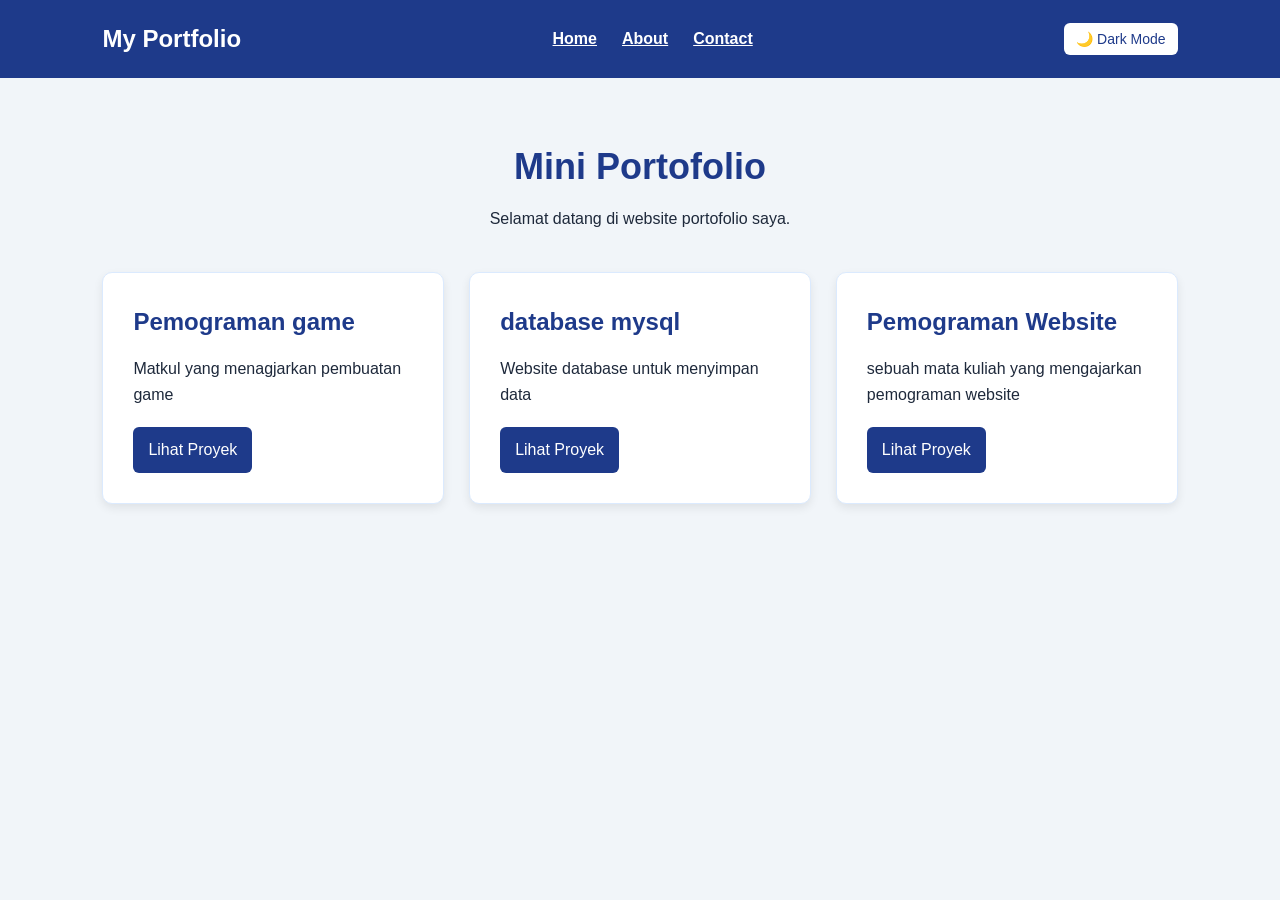
<file: index.html>
<!DOCTYPE html>
<html lang="id">
<head>
    <meta charset="UTF-8">
    <meta name="viewport" content="width=device-width, initial-scale=1.0">
    <title>Portofolio - Bayu Hadi Nugraha</title>
    <link rel="stylesheet" href="style.css">
</head>
<body>
    <nav class="navbar">
        <h2>My Portfolio</h2>
        <div class="nav-menu">
            <a href="index.html">Home</a>
            <a href="about.html">About</a>
            <a href="contact.html">Contact</a>
        </div>
        <button id="darkModeBtn">🌙 Dark Mode</button>
    </nav>
    <section class="home">
        <h1>Mini Portofolio</h1>
        <p>Selamat datang di website portofolio saya.</p>
        <div class="portfolio-grid">
            <div class="card">
                <h2>Pemograman game</h2>
                <p>Matkul yang menagjarkan pembuatan game</p>
                <a href="#">Lihat Proyek</a>
            </div>
            <div class="card">
                <h2>database mysql</h2>
                <p>Website database untuk menyimpan data</p>
                <a href="#">Lihat Proyek</a>
            </div>
            <div class="card">
                <h2>Pemograman Website</h2>
                <p>sebuah mata kuliah yang mengajarkan pemograman website</p>
                <a href="#">Lihat Proyek</a>
            </div>
            </div>

        </div>
    </section>
<script>
    const darkModeBtn = document.getElementById("darkModeBtn");
    darkModeBtn.addEventListener("click", function() {
        document.body.classList.toggle("dark-mode");
        if (document.body.classList.contains("dark-mode")) {
            darkModeBtn.textContent = "☀️ Light Mode";
        } else {
            darkModeBtn.textContent = "🌙 Dark Mode";
        }
    });
</script>
</body>
</html>
</file>
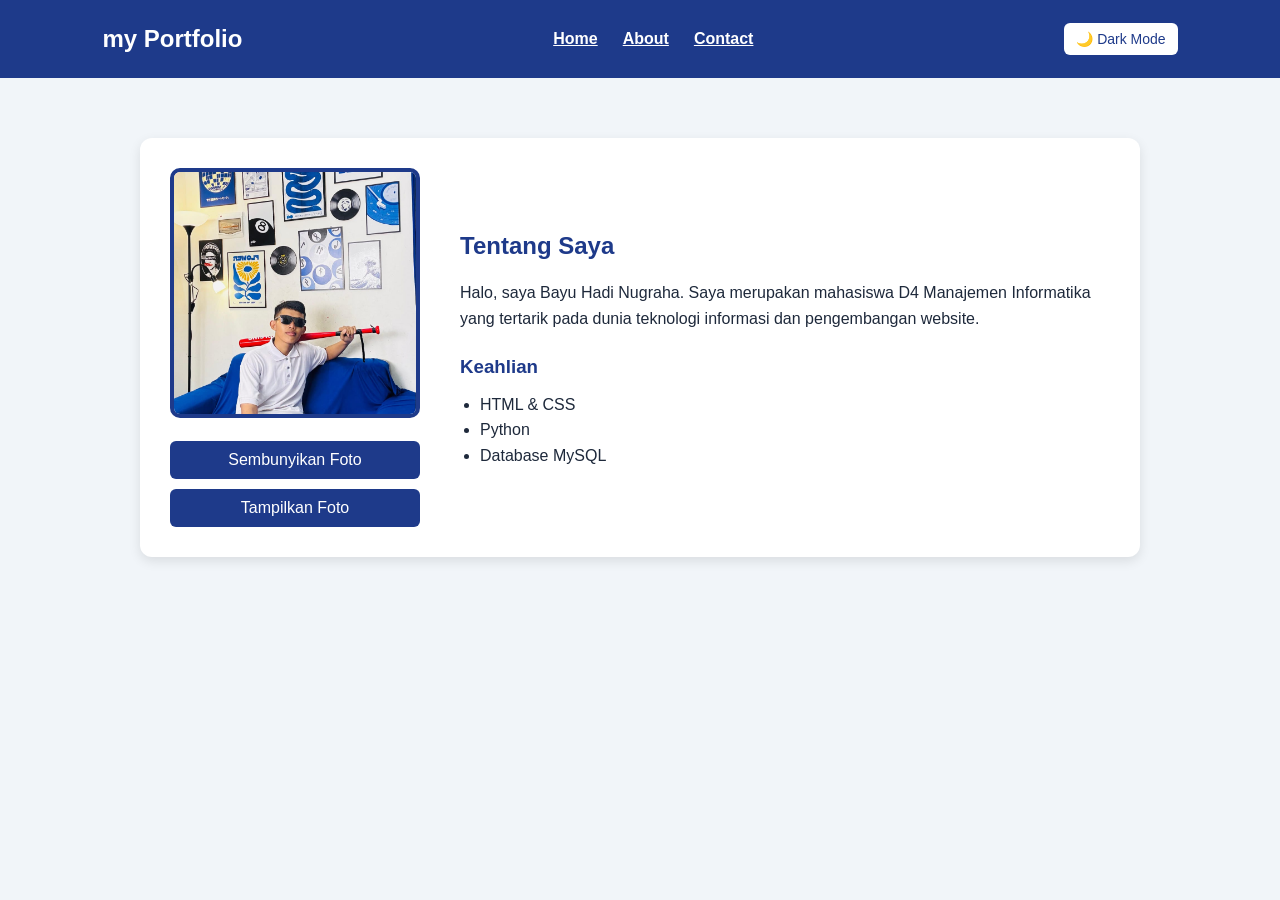
<file: about.html>
<!DOCTYPE html>
<html lang="id">
<head>
    <meta charset="UTF-8">
    <meta name="viewport" content="width=device-width, initial-scale=1.0">
    <title>About - Bayu Hadi Nugraha</title>
    <link rel="stylesheet" href="style.css">
</head>
<body>
    <nav class="navbar">
        <h2>my Portfolio</h2>
        <div class="nav-menu">
            <a href="index.html">Home</a>
            <a href="about.html">About</a>
            <a href="contact.html">Contact</a>
        </div>
        <button id="darkModeBtn">🌙 Dark Mode</button>
    </nav>
    <section class="about">
        <div class="about-photo">
    <img id="fotoProfil" src="foto.jpg" alt="Foto Bayu Hadi Nugraha">

    <div class="foto-button">
        <button id="sembunyikanBtn">Sembunyikan Foto</button>
        <button id="tampilkanBtn">Tampilkan Foto</button>
    </div>
</div>
        <div class="about-text">
            <h1>Tentang Saya</h1>
            <p>
                Halo, saya Bayu Hadi Nugraha. Saya merupakan mahasiswa
                D4 Manajemen Informatika yang tertarik pada dunia teknologi
                informasi dan pengembangan website.
            </p>
            <h3>Keahlian</h3>
            <ul>
                <li>HTML & CSS</li>
                <li>Python</li>
                <li>Database MySQL</li>
            </ul>
        </div>
    </section>
<script>
    const darkModeBtn = document.getElementById("darkModeBtn");
    darkModeBtn.addEventListener("click", function() {
        document.body.classList.toggle("dark-mode");
        if (document.body.classList.contains("dark-mode")) {
            darkModeBtn.textContent = "☀️ Light Mode";
        } else {
            darkModeBtn.textContent = "🌙 Dark Mode";
        }
    });
    const fotoProfil = document.getElementById("fotoProfil"); 
    const sembunyikanBtn = document.getElementById("sembunyikanBtn"); 
    const tampilkanBtn = document.getElementById("tampilkanBtn");
    // Tombol Sembunyikan Foto 
    sembunyikanBtn.addEventListener("click", function() {
    fotoProfil.style.display = "none"; 
    });
    // Tombol Tampilkan Foto 
    tampilkanBtn.addEventListener("click", function() { 
    fotoProfil.style.display = "block"; 
    });
</script>
</body>
</html>
</file>
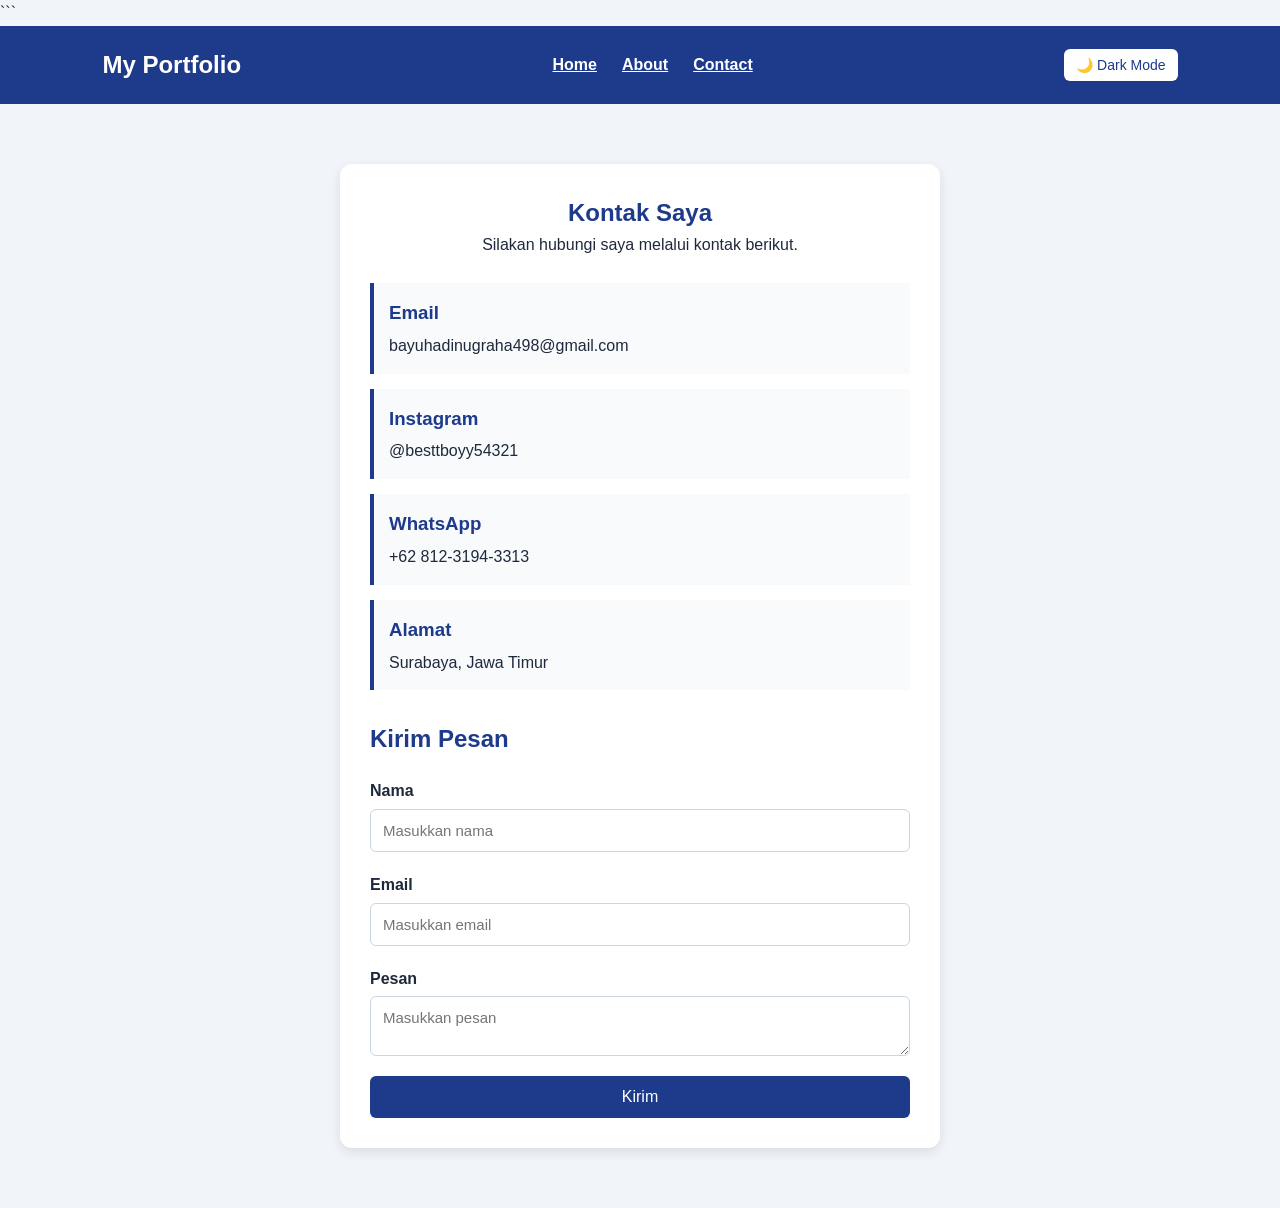
<file: contact.html>
<!DOCTYPE html>
<html lang="id">
<head>
    <meta charset="UTF-8">
    <meta name="viewport" content="width=device-width, initial-scale=1.0">
    <title>Contact - Bayu Hadi Nugraha</title>
    <link rel="stylesheet" href="style.css">
</head>
<body>
```
<nav class="navbar">
    <h2>My Portfolio</h2>
    <div class="nav-menu">
        <a href="index.html">Home</a>
        <a href="about.html">About</a>
        <a href="contact.html">Contact</a>
    </div>
    <button id="darkModeBtn">🌙 Dark Mode</button>
</nav>
<section class="contact">
    <h1>Kontak Saya</h1>
    <p>Silakan hubungi saya melalui kontak berikut.</p>
    <div class="contact-card">
        <div class="contact-item">
            <h3>Email</h3>
            <p>bayuhadinugraha498@gmail.com</p>
        </div>
        <div class="contact-item">
            <h3>Instagram</h3>
            <p>@besttboyy54321</p>
        </div>
        <div class="contact-item">
            <h3>WhatsApp</h3>
            <p>+62 812-3194-3313</p>
        </div>
        <div class="contact-item">
            <h3>Alamat</h3>
            <p>Surabaya, Jawa Timur</p>
        </div>
    </div>
    <div class="contact-form">
        <h2>Kirim Pesan</h2>
        <form id="contactForm">
            <label for="nama">Nama</label>
            <input 
                type="text" 
                id="nama" 
                placeholder="Masukkan nama"
            >
            <label for="email">Email</label>
            <input 
                type="email" 
                id="email" 
                placeholder="Masukkan email"
            >
            <label for="pesan">Pesan</label>
            <textarea 
                id="pesan" 
                placeholder="Masukkan pesan"
            ></textarea>
            <button type="submit">Kirim</button>
        </form>
        <p id="notifikasi"></p>
    </div>
</section>
<script>
    const form = document.getElementById("contactForm");
    const notifikasi = document.getElementById("notifikasi");
    form.addEventListener("submit", function(event) {
        event.preventDefault();
        const nama = document.getElementById("nama").value.trim();
        const email = document.getElementById("email").value.trim();
        const pesan = document.getElementById("pesan").value.trim();
        if (nama !== "" && email !== "" && pesan !== "") {
            notifikasi.textContent = "Pesan berhasil dikirim";
            notifikasi.className = "success";
            form.reset();
        } else {

            notifikasi.textContent = "Semua input harus diisi!";
            notifikasi.className = "error";
        }
    });
    const darkModeBtn = document.getElementById("darkModeBtn");
    darkModeBtn.addEventListener("click", function() {
        document.body.classList.toggle("dark-mode");
        if (document.body.classList.contains("dark-mode")) {
            darkModeBtn.textContent = "☀️ Light Mode";
        } else {
            darkModeBtn.textContent = "🌙 Dark Mode";
        }
    });
</script>
</body>
</html>
</file>
<file: style.css>
* {
    margin: 0;
    padding: 0;
    box-sizing: border-box;
}
body {
    font-family: Arial, sans-serif;
    background-color: #f1f5f9;
    color: #1e293b;
    line-height: 1.6;
}
.navbar {
    background-color: #1e3a8a;
    color: white;
    display: flex;
    justify-content: space-between;
    align-items: center;
    padding: 20px 8%;
}
.navbar h2 {
    font-size: 24px;
}
.nav-menu {
    display: flex;
    gap: 25px;
}
.nav-menu a {
    color: white;
    font-weight: bold;
}
.nav-menu a:hover {
    color: #93c5fd;
}
.home {
    text-align: center;
    padding: 60px 8%;
}
.home h1 {
    font-size: 36px;
    color: #1e3a8a;
    margin-bottom: 10px;
}
.home > p {
    margin-bottom: 40px;
}
.portfolio-grid {
    display: grid;
    grid-template-columns: repeat(3, 1fr);
    gap: 25px;
}
.card {
    background-color: white;
    padding: 30px;
    border: 1px solid #dbeafe;
    border-radius: 10px;
    box-shadow: 0 4px 10px rgba(0, 0, 0, 0.08);
    text-align: left;
}
.card h2 {
    color: #1e3a8a;
    margin-bottom: 15px;
}
.card p {
    margin-bottom: 20px;
}
.card a {
    display: inline-block;
    background-color: #1e3a8a;
    color: white;
    text-decoration: none;
    padding: 10px 15px;
    border-radius: 6px;
}
.card a:hover {
    background-color: #2563eb;
}
.about {
    max-width: 1000px;
    margin: 60px auto;
    padding: 30px;
    background-color: white;
    display: flex;
    align-items: center;
    gap: 40px;
    border-radius: 12px;
    box-shadow: 0 4px 12px rgba(0, 0, 0, 0.1);
}
.about-photo img {
    width: 250px;
    height: 250px;
    object-fit: cover;
    border-radius: 10px;
    border: 4px solid #1e3a8a;
}
.foto-button {
    margin-top: 15px;
    display: flex;
    flex-direction: column;
    gap: 10px;
}
.foto-button button {
    width: 250px;
    background-color: #1e3a8a;
    color: white;
    border: none;
    border-radius: 6px;
    padding: 10px;
    cursor: pointer;
}
.foto-button button:hover {
    background-color: #2563eb;
}
.about-text {
    flex: 1;
}
.about-text h1 {
    color: #1e3a8a;
    margin-bottom: 15px;
}
.about-text p {
    margin-bottom: 15px;
}
.about-text h3 {
    margin-top: 20px;
    margin-bottom: 10px;
    color: #1e3a8a;
}
.about-text ul {
    padding-left: 20px;
}
.contact {
    max-width: 600px;
    margin: 60px auto;
    padding: 30px;
    background-color: white;
    border-radius: 12px;
    box-shadow: 0 4px 12px rgba(0, 0, 0, 0.1);
}
.contact h1 {
    color: #1e3a8a;
    text-align: center;
}
.contact > p {
    text-align: center;
    margin-bottom: 25px;
}
.contact-card {
margin-bottom: 30px;
}
.contact-item {
margin-bottom: 15px;
padding: 15px;
background-color: #f8fafc;
border-left: 4px solid #1e3a8a;
}
.contact-item h3 {
color: #1e3a8a;
margin-bottom: 5px;
}
.contact-item p {
margin: 0;
}
.contact-form {
margin-top: 25px;
}
.contact-form h2 {
color: #1e3a8a;
margin-bottom: 20px;
}
form {
    display: flex;
    flex-direction: column;
}
label {
    margin-bottom: 5px;
    font-weight: bold;
}
input,
textarea {
    font-family: Arial, sans-serif;
    font-size: 15px;
    padding: 12px;
    margin-bottom: 20px;
    border: 1px solid #cbd5e1;
    border-radius: 6px;
    outline: none;
}
input:focus,
textarea:focus {
    border-color: #1e3a8a;
}
button {
    background-color: #1e3a8a;
    color: white;
    border: none;
    border-radius: 6px;
    padding: 12px;
    font-size: 16px;
    cursor: pointer;
}
button:hover {
    background-color: #2563eb;
}
@media screen and (max-width: 768px) {
    .portfolio-grid {
        grid-template-columns: repeat(2, 1fr);
    }
    .navbar {
        flex-direction: column;
        gap: 15px;
    }
    .about {
        margin: 30px 20px;
    }
}
@media screen and (max-width: 480px) {
    body {
        font-size: 14px;
    }
    .navbar {
        padding: 15px;
    }
    .nav-menu {
        gap: 12px;
    }
    .home {
        padding: 40px 20px;
    }
    .home h1 {
        font-size: 28px;
    }
    .portfolio-grid {
        grid-template-columns: 1fr;
    }
    .about {
        flex-direction: column;
        text-align: center;
        margin: 20px;
        padding: 20px;
    }
    .about-photo img {
        width: 180px;
        height: 180px;
    }
    .about-text {
        text-align: left;
    }
    .contact {
        margin: 20px;
        padding: 20px;
    }
}
.foto-button {
    margin-top: 15px;
    display: flex;
    gap: 10px;
    flex-direction: column;
}
.foto-button button {
    width: 100%;
}
body.dark-mode {
    background-color: black;
    color: white;
}
body.dark-mode .index,
body.dark-mode .about,
body.dark-mode .contact {
    background-color: #1a1a1a;
    color: white;
}
body.dark-mode .contact-item {
    background-color: #262626;
}
body.dark-mode h1,
body.dark-mode h2,
body.dark-mode h3,
body.dark-mode .index h2,
body.dark-mode .about-text h1,
body.dark-mode .about-text h3,
body.dark-mode .contact h1,
body.dark-mode .contact-form h2 {
    color: white;
}
body.dark-mode input,
body.dark-mode textarea {
    background-color: #262626;
    color: white;
    border-color: #555;
}
body.dark-mode input::placeholder,
body.dark-mode textarea::placeholder {
    color: #ccc;
}
#darkModeBtn {
    background-color: white;
    color: #1e3a8a;
    border: none;
    padding: 8px 12px;
    border-radius: 6px;
    cursor: pointer;
    font-size: 14px;
}
#darkModeBtn:hover {
    background-color: #e2e8f0;
}
</file>
